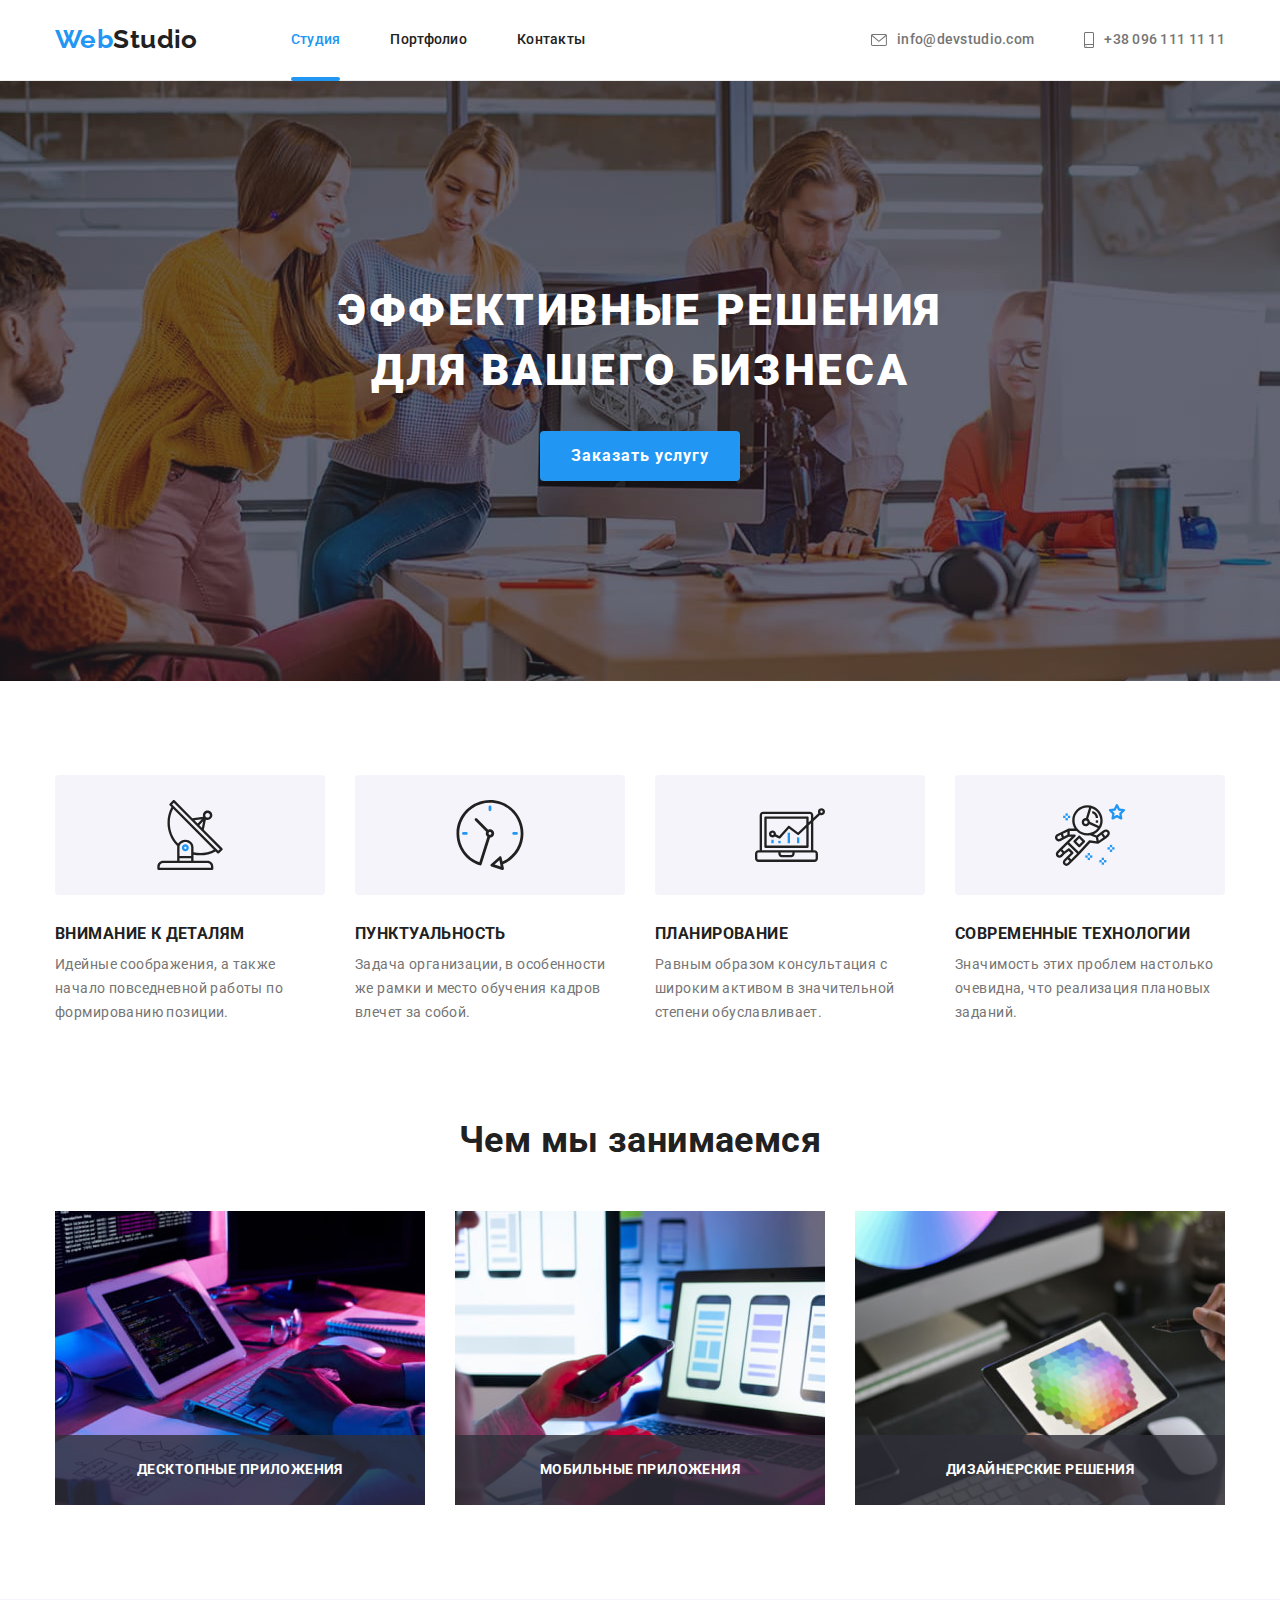
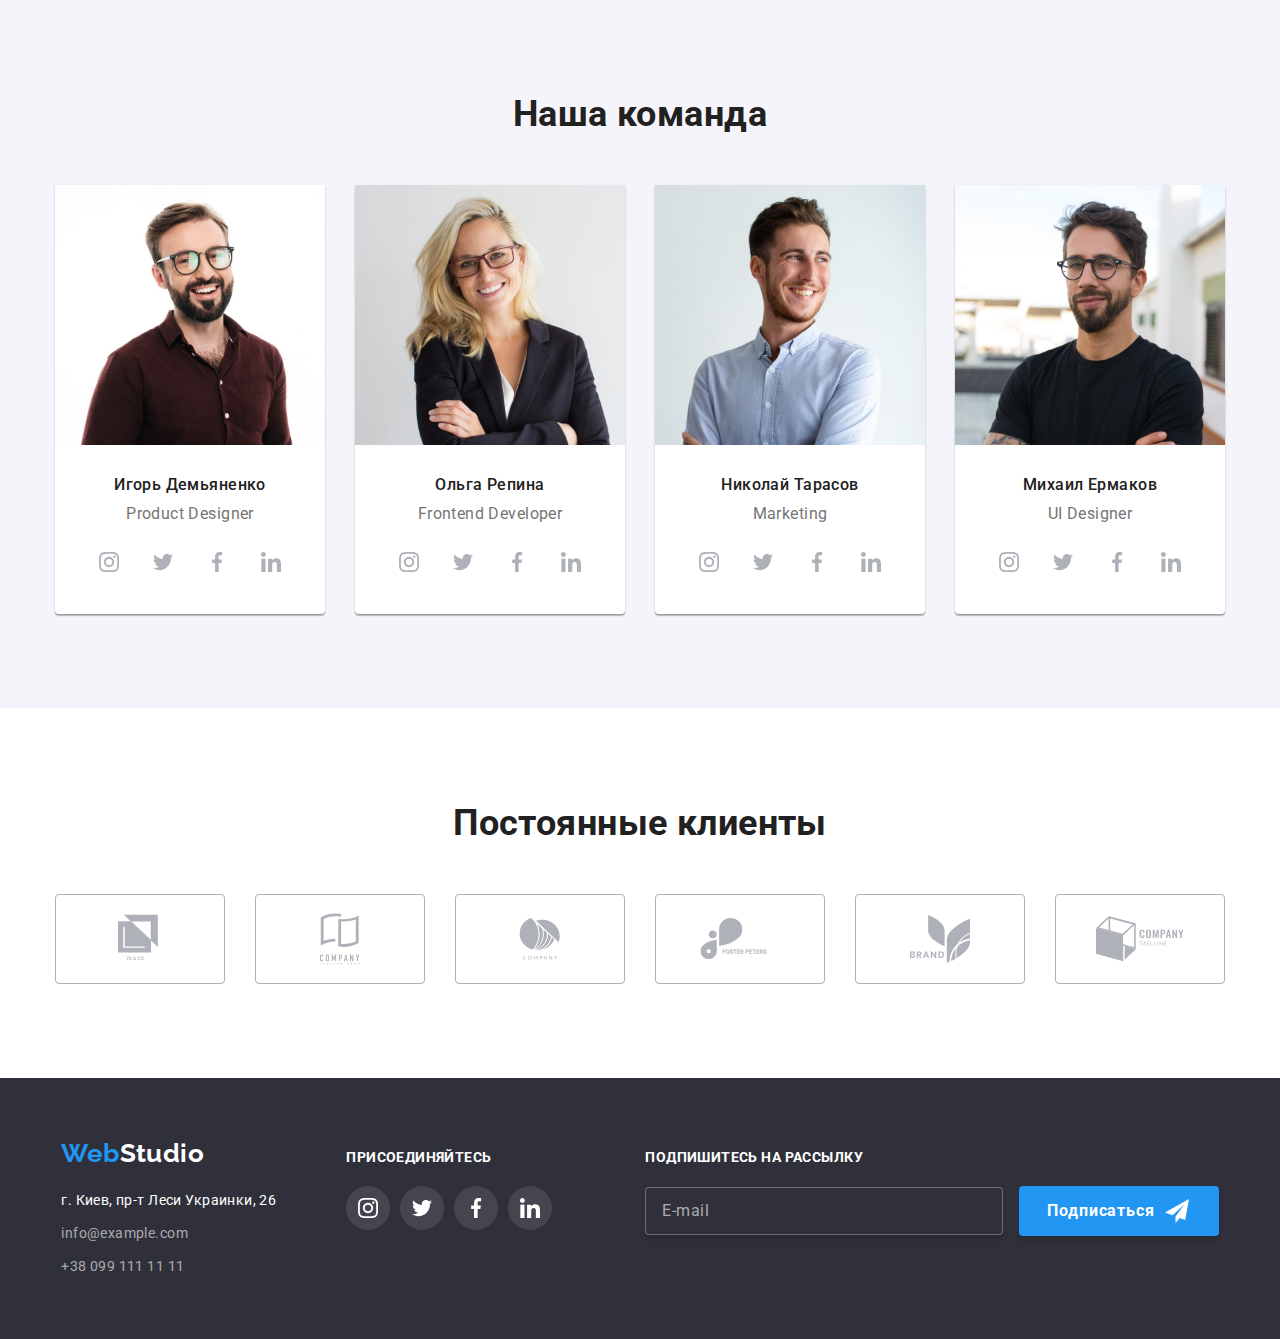
<file: index.html>
<!DOCTYPE html>
<html lang="ru">
  <head>
    <meta charset="UTF-8" />
    <meta http-equiv="X-UA-Compatible" content="IE=edge" />
    <meta name="viewport" content="width=device-width, initial-scale=1.0" />
    <title>Web Studio</title>
    <link
      href="https://fonts.googleapis.com/css2?family=Raleway:wght@700&family=Roboto:wght@400;500;700;900&display=swap"
      rel="stylesheet"
    />
    <link
      rel="stylesheet"
      href="https://cdnjs.cloudflare.com/ajax/libs/modern-normalize/1.0.0/modern-normalize.min.css"
    />
    <link rel="stylesheet" href="./css/main.min.css" />
  </head>

  <body>
    <header class="page-header">
      <div class="container main-nav">
        <nav class="nav">
          <a class="logo" href="./index.html">
            <span class="logo__accent">Web</span>Studio
          </a>
          <ul class="site-nav list">
            <li class="site-nav__item">
              <a
                class="site-nav__link site-nav__link--current"
                href="./index.html"
                >Студия</a
              >
            </li>
            <li class="site-nav__item">
              <a class="site-nav__link" href="./portfolio.html">Портфолио</a>
            </li>
            <li class="site-nav__item">
              <a class="site-nav__link" href="">Контакты</a>
            </li>
          </ul>
        </nav>

        <button class="mobile__button-open" data-menu-button>
          <svg class="mobile__icon-open">
            <use href="./images/icons.svg#icon-menu"></use>
          </svg>
        </button>

        <ul class="contacts list">
          <li class="contacts__item">
            <a class="contacts__link" href="mailto:info@devstudio.com"
              ><svg class="contacts__icon" width="16" height="12">
                <use href="./images/icons.svg#icon-envelope"></use>
              </svg>
              info@devstudio.com</a
            >
          </li>
          <li class="contacts__item">
            <a class="contacts__link" href="tel:+380961111111"
              ><svg class="contacts__icon" width="10" height="16">
                <use href="./images/icons.svg#icon-smartphone"></use>
              </svg>
              +38 096 111 11 11</a
            >
          </li>
        </ul>
      </div>

      <div class="mobile-menu" data-menu>
        <button class="mobile-menu__button-close" data-menu-close>
          <svg class="mobile-menu__icon-close">
            <use href="./images/icons.svg#icon-menu-close"></use>
          </svg>
        </button>

        <ul class="mobile-menu-nav list">
          <li class="mobile-menu-nav__item">
            <a
              href="./index.html"
              class="mobile-menu-nav__link mobile-menu-nav__link--current"
              >Студия</a
            >
          </li>
          <li class="mobile-menu-nav__item">
            <a href="./portfolio.html" class="mobile-menu-nav__link"
              >Портфолио</a
            >
          </li>
          <li class="mobile-menu-nav__item">
            <a href="" class="mobile-menu-nav__link">Контакты</a>
          </li>
        </ul>

        <ul class="mobile-menu-contacts list">
          <li class="mobile-menu-contacts__item">
            <a class="mobile-menu-contacts__tel" href="tel:+380961111111"
              >+38 096 111 11 11</a
            >
          </li>
          <li class="mobile-menu-contacts__item">
            <a
              class="mobile-menu-contacts__email"
              href="mailto:info@devstudio.com"
              >info@devstudio.com</a
            >
          </li>
        </ul>

        <ul class="mobile-menu-social list">
          <li class="mobile-menu-social__item">
            <a href="" class="mobile-menu-social__link">Instagram</a>
          </li>
          <li class="mobile-menu-social__item">
            <a href="" class="mobile-menu-social__link">Twitter</a>
          </li>
          <li class="mobile-menu-social__item">
            <a href="" class="mobile-menu-social__link">Facebook</a>
          </li>
          <li class="mobile-menu-social__item">
            <a href="" class="mobile-menu-social__link">LinkedIn</a>
          </li>
        </ul>
      </div>
    </header>

    <main>
      <section class="hero">
        <div class="hero__container">
          <h1 class="hero__title">Эффективные решения для вашего бизнеса</h1>
          <button class="button button--primary" type="button" data-modal-open>
            Заказать услугу
          </button>
        </div>
      </section>

      <section class="section section--without-bottom-padding">
        <div class="container">
          <h2 class="section__title visually-hidden">Особенности</h2>
          <!--Hidden heading-->
          <ul class="features list">
            <li class="features__item">
              <div class="features__thumb">
                <svg class="features__icon">
                  <use href="./images/icons.svg#icon-antenna"></use>
                </svg>
              </div>
              <h3 class="features__name">Внимание к деталям</h3>
              <p class="features__description">
                Идейные соображения, а также начало повседневной работы по
                формированию позиции.
              </p>
            </li>
            <li class="features__item">
              <div class="features__thumb">
                <svg class="features__icon">
                  <use href="./images/icons.svg#icon-clock"></use>
                </svg>
              </div>
              <h3 class="features__name">Пунктуальность</h3>
              <p class="features__description">
                Задача организации, в особенности же рамки и место обучения
                кадров влечет за собой.
              </p>
            </li>
            <li class="features__item">
              <div class="features__thumb">
                <svg class="features__icon">
                  <use href="./images/icons.svg#icon-diagram"></use>
                </svg>
              </div>
              <h3 class="features__name">Планирование</h3>
              <p class="features__description">
                Равным образом консультация с широким активом в значительной
                степени обуславливает.
              </p>
            </li>
            <li class="features__item">
              <div class="features__thumb">
                <svg class="features__icon">
                  <use href="./images/icons.svg#icon-astronaut"></use>
                </svg>
              </div>
              <h3 class="features__name">Современные технологии</h3>
              <p class="features__description">
                Значимость этих проблем настолько очевидна, что реализация
                плановых заданий.
              </p>
            </li>
          </ul>
        </div>
      </section>

      <section class="section section--desktop-only">
        <div class="container">
          <h2 class="section__title">Чем мы занимаемся</h2>
          <ul class="activities list">
            <li class="activities__item">
              <div class="activities__thumb">
                <img
                  srcset="
                    ./images/activities/desktop-applications-370w.jpg,
                    ./images/activities/desktop-applications-740w.jpg 2x
                  "
                  src="./images/activities/desktop-applications-370w.jpg"
                  alt="Десктопные приложения"
                />
                <h3 class="activities__name">Десктопные приложения</h3>
              </div>
            </li>

            <li class="activities__item">
              <div class="activities__thumb">
                <img
                  srcset="
                    ./images/activities/mobile-applications-370w.jpg,
                    ./images/activities/mobile-applications-740w.jpg 2x
                  "
                  src="./images/activities/mobile-applications-370w.jpg"
                  alt="Мобильные приложения"
                />
                <h3 class="activities__name">Мобильные приложения</h3>
              </div>
            </li>

            <li class="activities__item">
              <div class="activities__thumb">
                <img
                  srcset="
                    ./images/activities/designer-solutions-370w.jpg,
                    ./images/activities/designer-solutions-740w.jpg 2x
                  "
                  src="./images/activities/designer-solutions-370w.jpg"
                  alt="Дизайнерские решения"
                />
                <h3 class="activities__name">Дизайнерские решения</h3>
              </div>
            </li>
          </ul>
        </div>
      </section>

      <section class="section section--theme-dark">
        <div class="container">
          <h2 class="section__title">Наша команда</h2>
          <ul class="team list">
            <li class="team__item">
              <div class="team__thumb">
                <picture>
                  <source
                    srcset="
                      ./images/team/product-designer-450@1x.jpg 1x,
                      ./images/team/product-designer-900@2x.jpg 2x
                    "
                    media="(max-width: 767px)"
                  />
                  <source
                    srcset="
                      ./images/team/product-designer-354@1x.jpg 1x,
                      ./images/team/product-designer-708@2x.jpg 2x
                    "
                    media="(max-width: 1199px)"
                  />
                  <source
                    srcset="
                      ./images/team/product-designer-270@1x.jpg 1x,
                      ./images/team/product-designer-540@2x.jpg 2x
                    "
                    media="(min-width: 1200px)"
                  />
                  <img
                    src="./images/team/product-designer-450@1x.jpg"
                    alt="Игорь Демьяненко, продакт дизайнер."
                  />
                </picture>
              </div>
              <div class="team__content">
                <h3 class="team__name">Игорь Демьяненко</h3>
                <p class="team__description" lang="en">Product Designer</p>
                <ul class="social list">
                  <li class="social__item">
                    <a href="#" class="social__link">
                      <svg class="social__icon">
                        <use href="./images/icons.svg#icon-instagram"></use>
                      </svg>
                    </a>
                  </li>
                  <li class="social__item">
                    <a href="#" class="social__link">
                      <svg class="social__icon">
                        <use href="./images/icons.svg#icon-twitter"></use>
                      </svg>
                    </a>
                  </li>
                  <li class="social__item">
                    <a href="#" class="social__link">
                      <svg class="social__icon">
                        <use href="./images/icons.svg#icon-facebook"></use>
                      </svg>
                    </a>
                  </li>
                  <li class="social__item">
                    <a href="#" class="social__link">
                      <svg class="social__icon">
                        <use href="./images/icons.svg#icon-linkedin"></use>
                      </svg>
                    </a>
                  </li>
                </ul>
              </div>
            </li>

            <li class="team__item">
              <div class="team__thumb">
                <picture>
                  <source
                    srcset="
                      ./images/team/frontend-developer-450@1x.jpg 1x,
                      ./images/team/frontend-developer-900@2x.jpg 2x
                    "
                    media="(max-width: 767px)"
                  />
                  <source
                    srcset="
                      ./images/team/frontend-developer-354@1x.jpg 1x,
                      ./images/team/frontend-developer-708@2x.jpg 2x
                    "
                    media="(max-width: 1199px)"
                  />
                  <source
                    srcset="
                      ./images/team/frontend-developer-270@1x.jpg 1x,
                      ./images/team/frontend-developer-540@2x.jpg 2x
                    "
                    media="(min-width: 1200px)"
                  />
                  <img
                    src="./images/team/frontend-developer-450@1x.jpg"
                    alt="Ольга Репина, фронт-энд разработчик."
                  />
                </picture>
              </div>
              <div class="team__content">
                <h3 class="team__name">Ольга Репина</h3>
                <p class="team__description" lang="en">Frontend Developer</p>
                <ul class="social list">
                  <li class="social__item">
                    <a href="#" class="social__link">
                      <svg class="social__icon">
                        <use href="./images/icons.svg#icon-instagram"></use>
                      </svg>
                    </a>
                  </li>
                  <li class="social__item">
                    <a href="#" class="social__link">
                      <svg class="social__icon">
                        <use href="./images/icons.svg#icon-twitter"></use>
                      </svg>
                    </a>
                  </li>
                  <li class="social__item">
                    <a href="#" class="social__link">
                      <svg class="social__icon">
                        <use href="./images/icons.svg#icon-facebook"></use>
                      </svg>
                    </a>
                  </li>
                  <li class="social__item">
                    <a href="#" class="social__link">
                      <svg class="social__icon">
                        <use href="./images/icons.svg#icon-linkedin"></use>
                      </svg>
                    </a>
                  </li>
                </ul>
              </div>
            </li>

            <li class="team__item">
              <div class="team__thumb">
                <picture>
                  <source
                    srcset="
                      ./images/team/marketing-450@1x.jpg 1x,
                      ./images/team/marketing-900@2x.jpg 2x
                    "
                    media="(max-width: 767px)"
                  />
                  <source
                    srcset="
                      ./images/team/marketing-354@1x.jpg 1x,
                      ./images/team/marketing-708@2x.jpg 2x
                    "
                    media="(max-width: 1199px)"
                  />
                  <source
                    srcset="
                      ./images/team/marketing-270@1x.jpg 1x,
                      ./images/team/marketing-540@2x.jpg 2x
                    "
                    media="(min-width: 1200px)"
                  />
                  <img
                    src="./images/team/marketing-450@1x.jpg"
                    alt="Николай Тарасов, маркетинг."
                  />
                </picture>
              </div>
              <div class="team__content">
                <h3 class="team__name">Николай Тарасов</h3>
                <p class="team__description" lang="en">Marketing</p>
                <ul class="social list">
                  <li class="social__item">
                    <a href="#" class="social__link">
                      <svg class="social__icon">
                        <use href="./images/icons.svg#icon-instagram"></use>
                      </svg>
                    </a>
                  </li>
                  <li class="social__item">
                    <a href="#" class="social__link">
                      <svg class="social__icon">
                        <use href="./images/icons.svg#icon-twitter"></use>
                      </svg>
                    </a>
                  </li>
                  <li class="social__item">
                    <a href="#" class="social__link">
                      <svg class="social__icon">
                        <use href="./images/icons.svg#icon-facebook"></use>
                      </svg>
                    </a>
                  </li>
                  <li class="social__item">
                    <a href="#" class="social__link">
                      <svg class="social__icon">
                        <use href="./images/icons.svg#icon-linkedin"></use>
                      </svg>
                    </a>
                  </li>
                </ul>
              </div>
            </li>

            <li class="team__item">
              <div class="team__thumb">
                <picture>
                  <source
                    srcset="
                      ./images/team/ui-designer-450@1x.jpg 1x,
                      ./images/team/ui-designer-900@2x.jpg 2x
                    "
                    media="(max-width: 767px)"
                  />
                  <source
                    srcset="
                      ./images/team/ui-designer-354@1x.jpg 1x,
                      ./images/team/ui-designer-708@2x.jpg 2x
                    "
                    media="(max-width: 1199px)"
                  />
                  <source
                    srcset="
                      ./images/team/ui-designer-270@1x.jpg 1x,
                      ./images/team/ui-designer-540@2x.jpg 2x
                    "
                    media="(min-width: 1200px)"
                  />
                  <img
                    src="./images/team/ui-designer-450@1x.jpg"
                    alt="Михаил Ермаков, UI дизайнер."
                  />
                </picture>
              </div>
              <div class="team__content">
                <h3 class="team__name">Михаил Ермаков</h3>
                <p class="team__description" lang="en">UI Designer</p>
                <ul class="social list">
                  <li class="social__item">
                    <a href="#" class="social__link">
                      <svg class="social__icon">
                        <use href="./images/icons.svg#icon-instagram"></use>
                      </svg>
                    </a>
                  </li>
                  <li class="social__item">
                    <a href="#" class="social__link">
                      <svg class="social__icon">
                        <use href="./images/icons.svg#icon-twitter"></use>
                      </svg>
                    </a>
                  </li>
                  <li class="social__item">
                    <a href="#" class="social__link">
                      <svg class="social__icon">
                        <use href="./images/icons.svg#icon-facebook"></use>
                      </svg>
                    </a>
                  </li>
                  <li class="social__item">
                    <a href="#" class="social__link">
                      <svg class="social__icon">
                        <use href="./images/icons.svg#icon-linkedin"></use>
                      </svg>
                    </a>
                  </li>
                </ul>
              </div>
            </li>
          </ul>
        </div>
      </section>

      <section class="section">
        <div class="container">
          <h2 class="section__title">Постоянные клиенты</h2>
          <ul class="clients list">
            <li class="clients__item">
              <a href="" class="clients__link">
                <svg class="clients__icon" width="44" height="50">
                  <use href="./images/icons.svg#icon-logo1"></use>
                </svg>
              </a>
            </li>
            <li class="clients__item">
              <a href="" class="clients__link">
                <svg class="clients__icon" width="40" height="52">
                  <use href="./images/icons.svg#icon-logo2"></use>
                </svg>
              </a>
            </li>
            <li class="clients__item">
              <a href="" class="clients__link">
                <svg class="clients__icon" width="42" height="42">
                  <use href="./images/icons.svg#icon-logo3"></use>
                </svg>
              </a>
            </li>
            <li class="clients__item">
              <a href="" class="clients__link">
                <svg class="clients__icon" width="80" height="42">
                  <use href="./images/icons.svg#icon-logo4"></use>
                </svg>
              </a>
            </li>
            <li class="clients__item">
              <a href="" class="clients__link">
                <svg class="clients__icon" width="60" height="48">
                  <use href="./images/icons.svg#icon-logo5"></use>
                </svg>
              </a>
            </li>
            <li class="clients__item">
              <a href="" class="clients__link">
                <svg class="clients__icon" width="88" height="46">
                  <use href="./images/icons.svg#icon-logo6"></use>
                </svg>
              </a>
            </li>
          </ul>
        </div>
      </section>
    </main>

    <footer class="page-footer">
      <div class="container container--page-footer">
        <div class="address-container">
          <a class="logo logo--theme-white logo--footer" href="./index.html">
            <span class="logo__accent">Web</span>Studio</a
          >
          <address class="address">
            <ul class="list">
              <li class="address__item">г. Киев, пр-т Леси Украинки, 26</li>
              <li class="address__item">
                <a class="address__link" href="mailto:info@example.com"
                  >info@example.com</a
                >
              </li>
              <li class="address__item">
                <a class="address__link" href="tel:+380991111111"
                  >+38 099 111 11 11</a
                >
              </li>
            </ul>
          </address>
        </div>

        <div class="socials-container">
          <p class="page-footer__appeal">присоединяйтесь</p>
          <ul class="social list">
            <li class="social__item">
              <a href="#" class="social__link social__link--theme-dark">
                <svg class="social__icon social__icon--theme-dark">
                  <use href="./images/icons.svg#icon-instagram"></use>
                </svg>
              </a>
            </li>
            <li class="social__item">
              <a href="#" class="social__link social__link--theme-dark">
                <svg class="social__icon social__icon--theme-dark">
                  <use href="./images/icons.svg#icon-twitter"></use>
                </svg>
              </a>
            </li>
            <li class="social__item">
              <a href="#" class="social__link social__link--theme-dark">
                <svg class="social__icon social__icon--theme-dark">
                  <use href="./images/icons.svg#icon-facebook"></use>
                </svg>
              </a>
            </li>
            <li class="social__item">
              <a href="#" class="social__link social__link--theme-dark">
                <svg class="social__icon social__icon--theme-dark">
                  <use href="./images/icons.svg#icon-linkedin"></use>
                </svg>
              </a>
            </li>
          </ul>
        </div>

        <div class="subscription-container">
          <p class="page-footer__appeal">Подпишитесь на рассылку</p>
          <form action="#" class="subscription-form js-speaker-form">
            <label class="subscription-form__label">
              <input
                type="email"
                name="email"
                class="subscription-form__input"
                placeholder="E-mail"
            /></label>
            <button
              type="submit"
              class="button button--primary button--with-icon button--centered"
            >
              Подписаться
              <svg class="subscription-form__icon">
                <use href="./images/icons.svg#icon-send"></use>
              </svg>
            </button>
          </form>
        </div>
      </div>
    </footer>

    <!-- Backdrop and Modal window -->

    <div class="backdrop backdrop--hidden" data-modal>
      <div class="modal">
        <form action="#" class="modal-form js-speaker-form">
          <b class="modal-form__title"
            >Оставьте свои данные, мы вам перезвоним</b
          >

          <label class="modal-form__field"
            ><span class="modal-form__label-wrapper">Имя</span>
            <span class="modal-form__input-wrapper">
              <input type="text" name="user-name" class="modal-form__input" />
              <svg class="modal-form__icon">
                <use href="./images/icons.svg#icon-person-black"></use>
              </svg>
            </span>
          </label>

          <label class="modal-form__field"
            ><span class="modal-form__label-wrapper">Телефон</span>
            <span class="modal-form__input-wrapper">
              <input type="tel" name="user-tel" class="modal-form__input" />
              <svg class="modal-form__icon">
                <use href="./images/icons.svg#icon-phone-black"></use>
              </svg>
            </span>
          </label>

          <label class="modal-form__field"
            ><span class="modal-form__label-wrapper">Почта</span>
            <span class="modal-form__input-wrapper">
              <input type="email" name="user-email" class="modal-form__input" />
              <svg class="modal-form__icon">
                <use href="./images/icons.svg#icon-email-black"></use>
              </svg>
            </span>
          </label>

          <label class="modal-form__field"
            ><span class="modal-form__label-wrapper">Комментарий</span>
            <textarea
              name="user-message"
              class="modal-form__message"
              placeholder="Введите текст"
            ></textarea>
          </label>

          <input
            type="checkbox"
            name="user-term"
            id="user-term"
            class="modal-form__term"
          />
          <label for="user-term" class="modal-form__term-desc">
            <span>
              Соглашаюсь с рассылкой и принимаю
              <a href="#" class="modal-form__term-desc--link"
                >Условия договора</a
              ></span
            >
          </label>

          <button type="submit" class="button button--primary button--centered">
            Отправить
          </button>
        </form>

        <button type="button" class="modal__button-close" data-modal-close>
          <svg class="modal__icon-close">
            <use href="./images/icons.svg#icon-close"></use>
          </svg>
        </button>
      </div>
    </div>

    <script src="./js/menu.js"></script>
    <script src="./js/modal.js"></script>

    <script>
      (() => {
        document
          .querySelector('.js-speaker-form')
          .addEventListener('submit', e => {
            e.preventDefault();

            new FormData(e.currentTarget).forEach((value, name) =>
              console.log(`${name}: ${value}`),
            );
          });
      })();
    </script>
  </body>
</html>
</file>
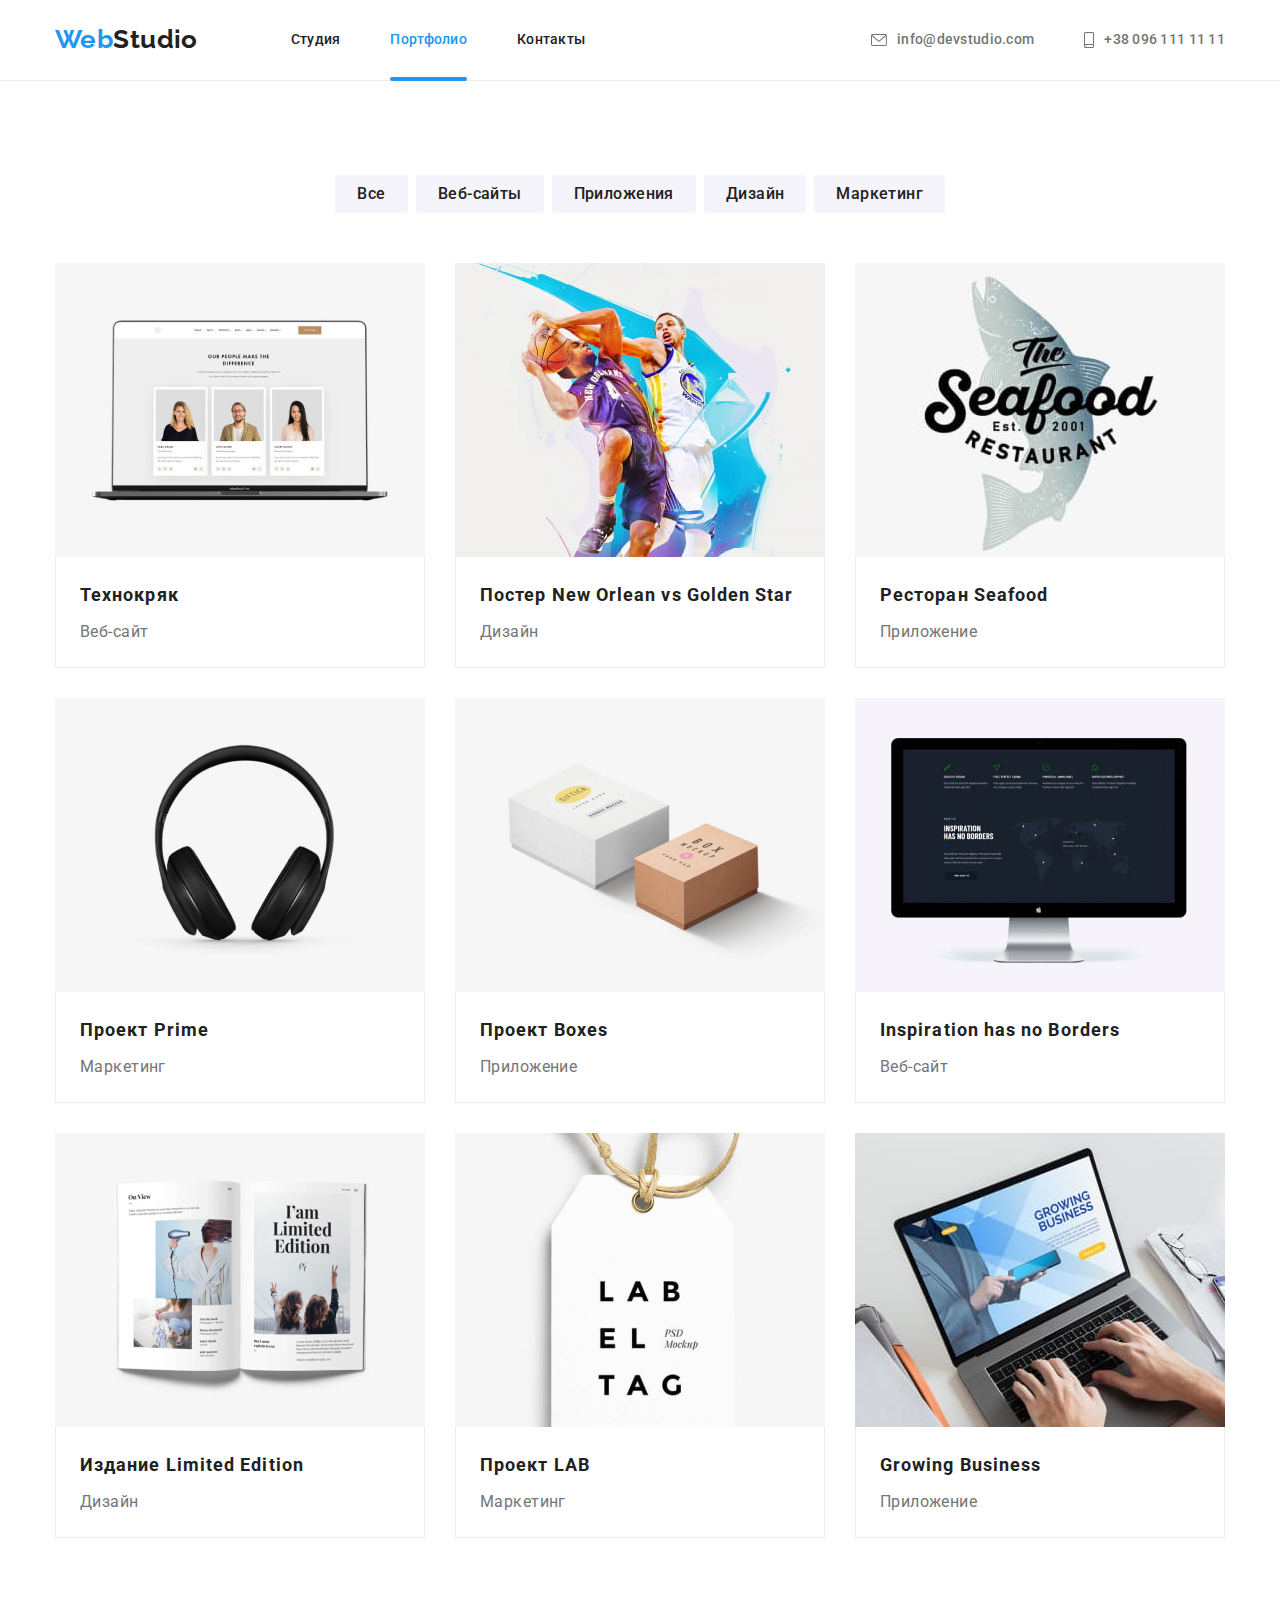
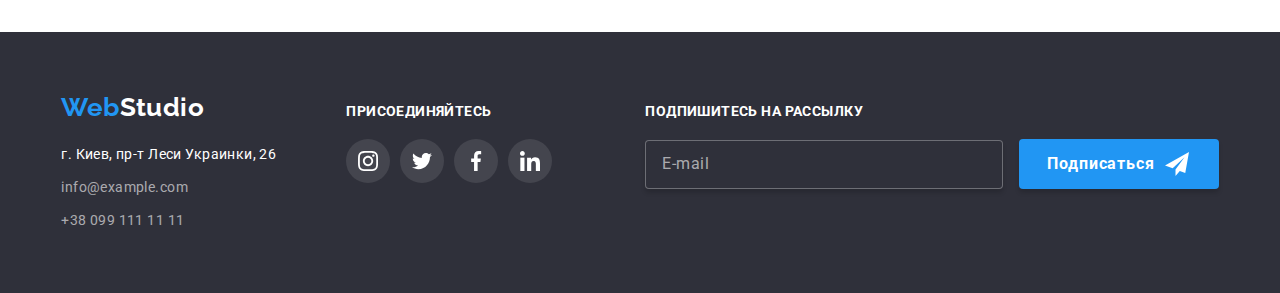
<file: portfolio.html>
<!DOCTYPE html>
<html lang="ru">
  <head>
    <meta charset="UTF-8" />
    <meta http-equiv="X-UA-Compatible" content="IE=edge" />
    <meta name="viewport" content="width=device-width, initial-scale=1.0" />
    <title>Web Studio Portfolio</title>
    <link
      href="https://fonts.googleapis.com/css2?family=Raleway:wght@700&family=Roboto:wght@400;500;700;900&display=swap"
      rel="stylesheet"
    />
    <link
      rel="stylesheet"
      href="https://cdnjs.cloudflare.com/ajax/libs/modern-normalize/1.0.0/modern-normalize.min.css"
    />
    <link rel="stylesheet" href="./css/main.min.css" />
  </head>

  <body>
    <header class="page-header">
      <div class="container main-nav">
        <nav class="nav">
          <a class="logo" href="./index.html">
            <span class="logo__accent">Web</span>Studio
          </a>
          <ul class="site-nav list">
            <li class="site-nav__item">
              <a class="site-nav__link" href="./index.html">Студия</a>
            </li>
            <li class="site-nav__item">
              <a
                class="site-nav__link site-nav__link--current"
                href="./portfolio.html"
                >Портфолио</a
              >
            </li>
            <li class="site-nav__item">
              <a class="site-nav__link" href="">Контакты</a>
            </li>
          </ul>
        </nav>

        <button class="mobile__button-open" data-menu-button>
          <svg class="mobile__icon-open">
            <use href="./images/icons.svg#icon-menu"></use>
          </svg>
        </button>

        <ul class="contacts list">
          <li class="contacts__item">
            <a class="contacts__link" href="mailto:info@devstudio.com"
              ><svg class="contacts__icon" width="16" height="12">
                <use href="./images/icons.svg#icon-envelope"></use>
              </svg>
              info@devstudio.com</a
            >
          </li>
          <li class="contacts__item">
            <a class="contacts__link" href="tel:+380961111111"
              ><svg class="contacts__icon" width="10" height="16">
                <use href="./images/icons.svg#icon-smartphone"></use>
              </svg>
              +38 096 111 11 11</a
            >
          </li>
        </ul>
      </div>

      <div class="mobile-menu" data-menu>
        <button class="mobile-menu__button-close" data-menu-close>
          <svg class="mobile-menu__icon-close">
            <use href="./images/icons.svg#icon-menu-close"></use>
          </svg>
        </button>

        <ul class="mobile-menu-nav list">
          <li class="mobile-menu-nav__item">
            <a href="./index.html" class="mobile-menu-nav__link">Студия</a>
          </li>
          <li class="mobile-menu-nav__item">
            <a
              href="./portfolio.html"
              class="mobile-menu-nav__link mobile-menu-nav__link--current"
              >Портфолио</a
            >
          </li>
          <li class="mobile-menu-nav__item">
            <a href="" class="mobile-menu-nav__link">Контакты</a>
          </li>
        </ul>

        <ul class="mobile-menu-contacts list">
          <li class="mobile-menu-contacts__item">
            <a class="mobile-menu-contacts__tel" href="tel:+380961111111"
              >+38 096 111 11 11</a
            >
          </li>
          <li class="mobile-menu-contacts__item">
            <a
              class="mobile-menu-contacts__email"
              href="mailto:info@devstudio.com"
              >info@devstudio.com</a
            >
          </li>
        </ul>

        <ul class="mobile-menu-social list">
          <li class="mobile-menu-social__item">
            <a href="" class="mobile-menu-social__link">Instagram</a>
          </li>
          <li class="mobile-menu-social__item">
            <a href="" class="mobile-menu-social__link">Twitter</a>
          </li>
          <li class="mobile-menu-social__item">
            <a href="" class="mobile-menu-social__link">Facebook</a>
          </li>
          <li class="mobile-menu-social__item">
            <a href="" class="mobile-menu-social__link">LinkedIn</a>
          </li>
        </ul>
      </div>
    </header>

    <main>
      <section class="section">
        <div class="container">
          <h1 class="section__title visually-hidden">Портфолио</h1>
          <!--Hidden heading-->
          <ul class="filter list">
            <li class="filter__item">
              <button class="button button--secondary" type="button">
                Все
              </button>
            </li>
            <li class="filter__item">
              <button class="button button--secondary" type="button">
                Веб-сайты
              </button>
            </li>
            <li class="filter__item">
              <button class="button button--secondary" type="button">
                Приложения
              </button>
            </li>
            <li class="filter__item">
              <button class="button button--secondary" type="button">
                Дизайн
              </button>
            </li>
            <li class="filter__item">
              <button class="button button--secondary" type="button">
                Маркетинг
              </button>
            </li>
          </ul>

          <ul class="portfolio list">
            <li class="portfolio__item">
              <a class="portfolio__link" href="#">
                <div class="portfolio__thumb">
                  <picture>
                    <source
                      srcset="
                        ./images/portfolio/site-techno-450@1x.jpg 1x,
                        ./images/portfolio/site-techno-900@2x.jpg 2x
                      "
                      media="(max-width: 767px)"
                    />
                    <source
                      srcset="
                        ./images/portfolio/site-techno-354@1x.jpg 1x,
                        ./images/portfolio/site-techno-708@2x.jpg 2x
                      "
                      media="(max-width: 1199px)"
                    />
                    <source
                      srcset="
                        ./images/portfolio/site-techno-370@1x.jpg 1x,
                        ./images/portfolio/site-techno-740@2x.jpg 2x
                      "
                      media="(min-width: 1200px)"
                    />
                    <img
                      src="./images/portfolio/site-techno-450@1x.jpg"
                      alt="Веб-сайт Технокряк"
                    />
                  </picture>

                  <p class="portfolio__overlay">
                    Технокряк это современная площадка распространения
                    коронавируса. Компании используют эту платформу для
                    цифрового шпионажа и атак на защищённые сервера конкурентов.
                  </p>
                </div>
                <div class="portfolio__content">
                  <h2 class="portfolio__name">Технокряк</h2>
                  <p class="portfolio__description">Веб-сайт</p>
                </div>
              </a>
            </li>

            <li class="portfolio__item">
              <a class="portfolio__link" href="#"
                ><div class="portfolio__thumb">
                  <picture>
                    <source
                      srcset="
                        ./images/portfolio/poster-basketball-450@1x.jpg 1x,
                        ./images/portfolio/poster-basketball-900@2x.jpg 2x
                      "
                      media="(max-width: 767px)"
                    />
                    <source
                      srcset="
                        ./images/portfolio/poster-basketball-354@1x.jpg 1x,
                        ./images/portfolio/poster-basketball-708@2x.jpg 2x
                      "
                      media="(max-width: 1199px)"
                    />
                    <source
                      srcset="
                        ./images/portfolio/poster-basketball-370@1x.jpg 1x,
                        ./images/portfolio/poster-basketball-740@2x.jpg 2x
                      "
                      media="(min-width: 1200px)"
                    />
                    <img
                      src="./images/portfolio/poster-basketball-450@1x.jpg"
                      alt="Постер баскетбольная команда Нью Орлеан против Голден Стар"
                    />
                  </picture>

                  <p class="portfolio__overlay">
                    Технокряк это современная площадка распространения
                    коронавируса. Компании используют эту платформу для
                    цифрового шпионажа и атак на защищённые сервера конкурентов.
                  </p>
                </div>
                <div class="portfolio__content">
                  <h2 class="portfolio__name">
                    Постер New Orlean vs Golden Star
                  </h2>
                  <p class="portfolio__description">Дизайн</p>
                </div>
              </a>
            </li>

            <li class="portfolio__item">
              <a class="portfolio__link" href="#">
                <div class="portfolio__thumb">
                  <picture>
                    <source
                      srcset="
                        ./images/portfolio/seafood-restaurant-450@1x.jpg 1x,
                        ./images/portfolio/seafood-restaurant-900@2x.jpg 2x
                      "
                      media="(max-width: 767px)"
                    />
                    <source
                      srcset="
                        ./images/portfolio/seafood-restaurant-354@1x.jpg 1x,
                        ./images/portfolio/seafood-restaurant-708@2x.jpg 2x
                      "
                      media="(max-width: 1199px)"
                    />
                    <source
                      srcset="
                        ./images/portfolio/seafood-restaurant-370@1x.jpg 1x,
                        ./images/portfolio/seafood-restaurant-740@2x.jpg 2x
                      "
                      media="(min-width: 1200px)"
                    />
                    <img
                      src="./images/portfolio/seafood-restaurant-450@1x.jpg"
                      alt="Ресторан морепродуктов"
                    />
                  </picture>

                  <p class="portfolio__overlay">
                    Технокряк это современная площадка распространения
                    коронавируса. Компании используют эту платформу для
                    цифрового шпионажа и атак на защищённые сервера конкурентов.
                  </p>
                </div>
                <div class="portfolio__content">
                  <h2 class="portfolio__name">Ресторан Seafood</h2>
                  <p class="portfolio__description">Приложение</p>
                </div>
              </a>
            </li>

            <li class="portfolio__item">
              <a class="portfolio__link" href="#">
                <div class="portfolio__thumb">
                  <picture>
                    <source
                      srcset="
                        ./images/portfolio/project-prime-450@1x.jpg 1x,
                        ./images/portfolio/project-prime-900@2x.jpg 2x
                      "
                      media="(max-width: 767px)"
                    />
                    <source
                      srcset="
                        ./images/portfolio/project-prime-354@1x.jpg 1x,
                        ./images/portfolio/project-prime-708@2x.jpg 2x
                      "
                      media="(max-width: 1199px)"
                    />
                    <source
                      srcset="
                        ./images/portfolio/project-prime-370@1x.jpg 1x,
                        ./images/portfolio/project-prime-740@2x.jpg 2x
                      "
                      media="(min-width: 1200px)"
                    />
                    <img
                      src="./images/portfolio/project-prime-450@1x.jpg"
                      alt="Проект Прайм"
                    />
                  </picture>

                  <p class="portfolio__overlay">
                    Технокряк это современная площадка распространения
                    коронавируса. Компании используют эту платформу для
                    цифрового шпионажа и атак на защищённые сервера конкурентов.
                  </p>
                </div>
                <div class="portfolio__content">
                  <h2 class="portfolio__name">Проект Prime</h2>
                  <p class="portfolio__description">Маркетинг</p>
                </div>
              </a>
            </li>

            <li class="portfolio__item">
              <a class="portfolio__link" href="#">
                <div class="portfolio__thumb">
                  <picture>
                    <source
                      srcset="
                        ./images/portfolio/project-boxes-450@1x.jpg 1x,
                        ./images/portfolio/project-boxes-900@2x.jpg 2x
                      "
                      media="(max-width: 767px)"
                    />
                    <source
                      srcset="
                        ./images/portfolio/project-boxes-354@1x.jpg 1x,
                        ./images/portfolio/project-boxes-708@2x.jpg 2x
                      "
                      media="(max-width: 1199px)"
                    />
                    <source
                      srcset="
                        ./images/portfolio/project-boxes-370@1x.jpg 1x,
                        ./images/portfolio/project-boxes-740@2x.jpg 2x
                      "
                      media="(min-width: 1200px)"
                    />
                    <img
                      src="./images/portfolio/project-boxes-450@1x.jpg"
                      alt="Проект Коробки"
                    />
                  </picture>

                  <p class="portfolio__overlay">
                    Технокряк это современная площадка распространения
                    коронавируса. Компании используют эту платформу для
                    цифрового шпионажа и атак на защищённые сервера конкурентов.
                  </p>
                </div>
                <div class="portfolio__content">
                  <h2 class="portfolio__name">Проект Boxes</h2>
                  <p class="portfolio__description">Приложение</p>
                </div>
              </a>
            </li>

            <li class="portfolio__item">
              <a class="portfolio__link" href="#">
                <div class="portfolio__thumb">
                  <picture>
                    <source
                      srcset="
                        ./images/portfolio/site-inspiration-450@1x.jpg 1x,
                        ./images/portfolio/site-inspiration-900@2x.jpg 2x
                      "
                      media="(max-width: 767px)"
                    />
                    <source
                      srcset="
                        ./images/portfolio/site-inspiration-354@1x.jpg 1x,
                        ./images/portfolio/site-inspiration-708@2x.jpg 2x
                      "
                      media="(max-width: 1199px)"
                    />
                    <source
                      srcset="
                        ./images/portfolio/site-inspiration-370@1x.jpg 1x,
                        ./images/portfolio/site-inspiration-740@2x.jpg 2x
                      "
                      media="(min-width: 1200px)"
                    />
                    <img
                      src="./images/portfolio/site-inspiration-450@1x.jpg"
                      alt="Веб-сайт Вдохновение не имеет границ"
                    />
                  </picture>

                  <p class="portfolio__overlay">
                    Технокряк это современная площадка распространения
                    коронавируса. Компании используют эту платформу для
                    цифрового шпионажа и атак на защищённые сервера конкурентов.
                  </p>
                </div>
                <div class="portfolio__content">
                  <h2 class="portfolio__name" lang="en">
                    Inspiration has no Borders
                  </h2>
                  <p class="portfolio__description">Веб-сайт</p>
                </div>
              </a>
            </li>

            <li class="portfolio__item">
              <a class="portfolio__link" href="#">
                <div class="portfolio__thumb">
                  <picture>
                    <source
                      srcset="
                        ./images/portfolio/limited-edition-450@1x.jpg 1x,
                        ./images/portfolio/limited-edition-900@2x.jpg 2x
                      "
                      media="(max-width: 767px)"
                    />
                    <source
                      srcset="
                        ./images/portfolio/limited-edition-354@1x.jpg 1x,
                        ./images/portfolio/limited-edition-708@2x.jpg 2x
                      "
                      media="(max-width: 1199px)"
                    />
                    <source
                      srcset="
                        ./images/portfolio/limited-edition-370@1x.jpg 1x,
                        ./images/portfolio/limited-edition-740@2x.jpg 2x
                      "
                      media="(min-width: 1200px)"
                    />
                    <img
                      src="./images/portfolio/limited-edition-450@1x.jpg"
                      alt="Издание Лимитед Эдишн"
                    />
                  </picture>

                  <p class="portfolio__overlay">
                    Технокряк это современная площадка распространения
                    коронавируса. Компании используют эту платформу для
                    цифрового шпионажа и атак на защищённые сервера конкурентов.
                  </p>
                </div>
                <div class="portfolio__content">
                  <h2 class="portfolio__name" lang="en">
                    Издание Limited Edition
                  </h2>
                  <p class="portfolio__description">Дизайн</p>
                </div>
              </a>
            </li>

            <li class="portfolio__item">
              <a class="portfolio__link" href="#">
                <div class="portfolio__thumb">
                  <picture>
                    <source
                      srcset="
                        ./images/portfolio/project-lab-450@1x.jpg 1x,
                        ./images/portfolio/project-lab-900@2x.jpg 2x
                      "
                      media="(max-width: 767px)"
                    />
                    <source
                      srcset="
                        ./images/portfolio/project-lab-354@1x.jpg 1x,
                        ./images/portfolio/project-lab-708@2x.jpg 2x
                      "
                      media="(max-width: 1199px)"
                    />
                    <source
                      srcset="
                        ./images/portfolio/project-lab-370@1x.jpg 1x,
                        ./images/portfolio/project-lab-740@2x.jpg 2x
                      "
                      media="(min-width: 1200px)"
                    />
                    <img
                      src="./images/portfolio/project-lab-450@1x.jpg"
                      alt="Проект Лаб"
                    />
                  </picture>

                  <p class="portfolio__overlay">
                    Технокряк это современная площадка распространения
                    коронавируса. Компании используют эту платформу для
                    цифрового шпионажа и атак на защищённые сервера конкурентов.
                  </p>
                </div>
                <div class="portfolio__content">
                  <h2 class="portfolio__name">Проект LAB</h2>
                  <p class="portfolio__description">Маркетинг</p>
                </div>
              </a>
            </li>

            <li class="portfolio__item">
              <a class="portfolio__link" href="#">
                <div class="portfolio__thumb">
                  <picture>
                    <source
                      srcset="
                        ./images/portfolio/growing-business-450@1x.jpg 1x,
                        ./images/portfolio/growing-business-900@2x.jpg 2x
                      "
                      media="(max-width: 767px)"
                    />
                    <source
                      srcset="
                        ./images/portfolio/growing-business-354@1x.jpg 1x,
                        ./images/portfolio/growing-business-708@2x.jpg 2x
                      "
                      media="(max-width: 1199px)"
                    />
                    <source
                      srcset="
                        ./images/portfolio/growing-business-370@1x.jpg 1x,
                        ./images/portfolio/growing-business-740@2x.jpg 2x
                      "
                      media="(min-width: 1200px)"
                    />
                    <img
                      src="./images/portfolio/growing-business-450@1x.jpg"
                      alt="Приложение Растущий бизнес"
                    />
                  </picture>

                  <p class="portfolio__overlay">
                    Технокряк это современная площадка распространения
                    коронавируса. Компании используют эту платформу для
                    цифрового шпионажа и атак на защищённые сервера конкурентов.
                  </p>
                </div>
                <div class="portfolio__content">
                  <h2 class="portfolio__name" lang="en">Growing Business</h2>
                  <p class="portfolio__description">Приложение</p>
                </div>
              </a>
            </li>
          </ul>
        </div>
      </section>
    </main>

    <footer class="page-footer">
      <div class="container container--page-footer">
        <div class="address-container">
          <a class="logo logo--theme-white logo--footer" href="./index.html">
            <span class="logo__accent">Web</span>Studio</a
          >
          <address class="address">
            <ul class="list">
              <li class="address__item">г. Киев, пр-т Леси Украинки, 26</li>
              <li class="address__item">
                <a class="address__link" href="mailto:info@example.com"
                  >info@example.com</a
                >
              </li>
              <li class="address__item">
                <a class="address__link" href="tel:+380991111111"
                  >+38 099 111 11 11</a
                >
              </li>
            </ul>
          </address>
        </div>

        <div class="socials-container">
          <p class="page-footer__appeal">присоединяйтесь</p>
          <ul class="social list">
            <li class="social__item">
              <a href="#" class="social__link social__link--theme-dark">
                <svg class="social__icon social__icon--theme-dark">
                  <use href="./images/icons.svg#icon-instagram"></use>
                </svg>
              </a>
            </li>
            <li class="social__item">
              <a href="#" class="social__link social__link--theme-dark">
                <svg class="social__icon social__icon--theme-dark">
                  <use href="./images/icons.svg#icon-twitter"></use>
                </svg>
              </a>
            </li>
            <li class="social__item">
              <a href="#" class="social__link social__link--theme-dark">
                <svg class="social__icon social__icon--theme-dark">
                  <use href="./images/icons.svg#icon-facebook"></use>
                </svg>
              </a>
            </li>
            <li class="social__item">
              <a href="#" class="social__link social__link--theme-dark">
                <svg class="social__icon social__icon--theme-dark">
                  <use href="./images/icons.svg#icon-linkedin"></use>
                </svg>
              </a>
            </li>
          </ul>
        </div>

        <div class="subscription-container">
          <p class="page-footer__appeal">Подпишитесь на рассылку</p>
          <form action="#" class="subscription-form js-speaker-form">
            <label class="subscription-form__label">
              <input
                type="email"
                name="email"
                class="subscription-form__input"
                placeholder="E-mail"
            /></label>
            <button
              type="submit"
              class="button button--primary button--with-icon button--centered"
            >
              Подписаться
              <svg class="subscription-form__icon">
                <use href="./images/icons.svg#icon-send"></use>
              </svg>
            </button>
          </form>
        </div>
      </div>
    </footer>

    <script src="./js/menu.js"></script>
  </body>
</html>
</file>
<file: css/main.min.css>
:root{--main-font: Roboto, -apple-system, BlinkMacSystemFont, 'Segoe UI', Oxygen,
    Ubuntu, Cantarell, 'Open Sans', 'Helvetica Neue', sans-serif;--secondary-font: raleway, Roboto, -apple-system, BlinkMacSystemFont,
    'Segoe UI', Oxygen, Ubuntu, Cantarell, 'Open Sans', 'Helvetica Neue',
    sans-serif;--primary-text-color: #757575;--title-text-color: #212121;--accent-color: #2196f3;--primary-white-color: #ffffff;--secondary-white-color: rgba(255, 255, 255, 0.6);--secondary-bg-color: #f5f4fa;--secondary-black-color: #2f303a;--header-border-color: #ececec;--inner-border-color: #eeeeee;--card-set-gap: 30px;--card-shadow: 0px 1px 3px rgba(0, 0, 0, 0.12),
    0px 1px 1px rgba(0, 0, 0, 0.14), 0px 2px 1px rgba(0, 0, 0, 0.2);--transition-time: 250ms;--timing-function: cubic-bezier(0.4, 0, 0.2, 1)}.visually-hidden:not(:focus):not(:active){position:absolute !important;clip:rect(1px 1px 1px 1px);clip:rect(1px, 1px, 1px, 1px);padding:0 !important;border:0 !important;height:1px !important;width:1px !important;overflow:hidden}body{font-family:var(--main-font);font-size:14px;line-height:1.71;letter-spacing:0.03em;color:var(--primary-text-color);background-color:var(--primary-white-color)}p{margin-top:0;margin-bottom:0}ul,ol{margin:0;padding:0}img{display:block;max-width:100%;height:auto}.list{list-style:none}body.modal-open{overflow:hidden}.container{padding-left:15px;padding-right:15px;margin-left:auto;margin-right:auto}@media screen and (min-width: 480px){.container{width:480px}}@media screen and (min-width: 768px){.container{width:768px}}@media screen and (min-width: 1200px){.container{width:1200px}}.section{padding-top:60px;padding-bottom:60px}@media screen and (min-width: 1200px){.section{padding-top:94px;padding-bottom:94px}.section--without-bottom-padding{padding-bottom:0}}.section--theme-dark{background-color:var(--secondary-bg-color)}.section__title{margin-top:0px;margin-bottom:30px;font-size:28px;line-height:1.17;color:var(--title-text-color);text-align:center}@media screen and (min-width: 1200px){.section__title{margin-bottom:50px;font-size:36px}}.logo{display:inline-block;padding-top:16px;padding-bottom:16px;font-family:var(--secondary-font);font-weight:700;font-size:24px;line-height:1.17;color:var(--title-text-color);text-decoration:none}@media screen and (min-width: 1200px){.logo{font-size:26px;line-height:1.2}}.logo--theme-white{color:var(--primary-white-color)}.logo--footer{display:inline-block;margin-bottom:20px;padding-top:0;padding-bottom:0}.logo__accent{color:var(--accent-color)}.button{font-family:inherit;font-size:16px;letter-spacing:inherit;color:var(--title-text-color);background-color:var(--secondary-bg-color);border-radius:4px;border:none;cursor:pointer;transition:color var(--transition-time) var(--timing-function),background-color var(--transition-time) var(--timing-function),box-shadow var(--transition-time) var(--timing-function)}.button--primary{padding:10px 28px;min-width:200px;font-weight:700;line-height:1.87;letter-spacing:0.06em;color:var(--primary-white-color);box-shadow:0px 4px 4px rgba(0,0,0,0.15);background-color:var(--accent-color)}.button--with-icon{display:inline-flex;align-items:center}.button--centered{align-self:center}.button--secondary{padding:6px 22px;min-width:73px;font-weight:500;line-height:1.62}.button--secondary:hover,.button--secondary:focus{color:var(--primary-white-color);background-color:var(--accent-color);box-shadow:0px 3px 1px rgba(0,0,0,0.1),0px 1px 2px rgba(0,0,0,0.08),0px 2px 2px rgba(0,0,0,0.12)}.social{display:flex;justify-content:center}.social__item:not(:last-child){margin-right:10px}.social__link{display:flex;justify-content:center;align-items:center;width:44px;height:44px;border-radius:50%;background-color:var(--primary-white-color);transition:background-color var(--transition-time) var(--timing-function)}.social__link:hover,.social__link:focus{background-color:var(--accent-color)}.social__icon{width:20px;height:20px;fill:#afb1b8;transition:fill var(--transition-time) var(--timing-function)}.social__link:hover .social__icon,.social__link:focus .social__icon{fill:var(--primary-white-color)}.social__link--theme-dark{background-color:rgba(255,255,255,0.1);transition:background-color var(--transition-time) var(--timing-function)}.social__link--theme-dark:hover,.social__link--theme-dark:focus{background-color:var(--accent-color)}.social__icon--theme-dark{fill:var(--primary-white-color)}.backdrop{position:fixed;top:0;left:0;width:100vw;height:100vh;background-color:rgba(0,0,0,0.2);opacity:1;transition:all var(--transition-time) var(--timing-function)}.backdrop--hidden{visibility:hidden;opacity:0;pointer-events:none}.backdrop--hidden .modal{transform:translate(-50%, -50%) scale(1.1)}.modal{position:absolute;top:50%;left:50%;width:94%;max-width:450px;height:94%;max-height:609px;padding:40px;overflow-y:scroll;border-radius:4px;background-color:var(--primary-white-color);box-shadow:0px 1px 3px rgba(0,0,0,0.12),0px 1px 1px rgba(0,0,0,0.14),0px 2px 1px rgba(0,0,0,0.2);transform:translate(-50%, -50%) scale(1);transition:transform var(--transition-time) var(--timing-function)}@media screen and (min-width: 1200px){.modal{max-width:528px;max-height:580px}}.modal__button-close{position:absolute;top:8px;right:8px;display:flex;justify-content:center;align-items:center;width:30px;height:30px;border:1px solid rgba(0,0,0,0.1);border-radius:50%;background-color:var(--primary-white-color);cursor:pointer}.modal__icon-close{fill:currentColor;transition:fill var(--transition-time) var(--timing-function)}.modal__button-close:hover .modal__icon-close,.modal__button-close:focus .modal__icon-close{width:18px;height:18px;fill:var(--accent-color)}.modal-form{display:flex;flex-direction:column}.modal-form__title{margin-bottom:12px;display:block;font-size:20px;line-height:1.5;text-align:center;color:var(--title-text-color)}@media screen and (min-width: 1200px){.modal-form__title{line-height:1.15}}.modal-form__field{margin-bottom:10px;font-size:12px;line-height:1.17;letter-spacing:0.01em}.modal-form__label-wrapper{display:inline-block;margin-bottom:4px}.modal-form__input-wrapper{display:block;position:relative}.modal-form__input{width:100%;height:40px;padding:12px 15px 12px 42px;border:1px solid rgba(33,33,33,0.2);border-radius:4px;font-size:16px;transition:border-color var(--transition-time) var(--timing-function)}.modal-form__input:focus{outline:none;border-color:var(--accent-color)}.modal-form__icon{position:absolute;top:50%;left:12px;transform:translateY(-50%);display:block;width:18px;height:18px;transition:fill var(--transition-time) var(--timing-function)}.modal-form__input:focus+.modal-form__icon{fill:var(--accent-color)}.modal-form__message{resize:none;width:100%;height:120px;padding:12px 16px;border:1px solid rgba(33,33,33,0.2);border-radius:4px;transition:border-color var(--transition-time) var(--timing-function)}.modal-form__message::placeholder{color:rgba(117,117,117,0.5)}.modal-form__message:focus{outline:none;border-color:var(--accent-color)}.modal-form__term{-webkit-appearance:none;-moz-appearance:none;appearance:none;position:absolute}.modal-form__term-desc{display:flex;align-items:center;margin-top:10px;margin-bottom:30px;cursor:pointer}.modal-form__term-desc--link{color:var(--accent-color)}@media screen and (max-width: 1199px){.modal-form__term-desc{font-size:12px;line-height:1.17}}.modal-form__term-desc::before{display:block;content:'';width:16px;height:15px;margin-right:7px;background-image:url("../images/icon-square-black.svg");flex-shrink:0;transition:background-image var(--transition-time) var(--timing-function)}.modal-form__term:checked+.modal-form__term-desc::before{background-image:url("../images/icon-check.svg")}.filter{display:flex;flex-wrap:wrap;justify-content:left;margin-bottom:40px}@media screen and (min-width: 768px){.filter{justify-content:center;margin-bottom:14px}}@media screen and (min-width: 1200px){.filter{margin-bottom:50px}}.filter__item:not(:last-child){margin-right:8px}@media screen and (max-width: 767px){.filter__item:nth-child(-n+3){margin-bottom:15px}}.page-header{border-bottom:1px solid var(--header-border-color)}@media screen and (max-width: 767px){.main-nav{display:flex;align-items:center}.site-nav{display:none}.contacts{display:none}.mobile__button-open{padding:0;margin-left:auto;border:none;background-color:transparent}.mobile__icon-open{width:40px;height:40px;fill:currentColor;transition:fill var(--transition-time) var(--timing-function)}.mobile__button-open:hover .mobile__icon-open,.mobile__button-open:focus .mobile__icon-open{fill:var(--accent-color)}.mobile-menu{position:fixed;z-index:1000;width:100vw;max-width:480px;height:100vh;top:50%;left:50%;transform:translate(-50%, -50%);overflow-y:scroll;background-color:var(--primary-white-color);padding:48px 40px;transition:all var(--transition-time) var(--timing-function);opacity:0;visibility:hidden;pointer-events:none}.mobile-menu--is-open{opacity:1;visibility:visible;pointer-events:auto}.mobile-menu__button-close{position:absolute;top:10px;right:15px;padding:0;border:none;background-color:transparent}.mobile-menu__icon-close{width:40px;height:40px;fill:currentColor;transition:fill var(--transition-time) var(--timing-function)}.mobile-menu__button-close:hover .mobile-menu__icon-close,.mobile-menu__button-close:focus .mobile-menu__icon-close{fill:var(--accent-color)}.mobile-menu-nav{margin-bottom:306px}.mobile-menu-nav__item:not(:last-child){margin-bottom:32px}.mobile-menu-nav__link{display:inline-block;font-weight:500;font-size:40px;line-height:1.17;letter-spacing:0.02em;color:var(--title-text-color);text-decoration:none}.mobile-menu-nav__link--current{color:var(--accent-color)}.mobile-menu-contacts{margin-bottom:64px}.mobile-menu-contacts__item:not(:last-child){margin-bottom:32px}.mobile-menu-contacts__tel{text-decoration:none;font-weight:500;font-size:34px;line-height:1.18;letter-spacing:0.02em;color:var(--accent-color)}.mobile-menu-contacts__email{text-decoration:none;font-weight:500;font-size:24px;line-height:1.17;letter-spacing:0.02em;color:var(--primary-text-color)}.mobile-menu-social{display:flex;flex-wrap:wrap;justify-content:space-between}.mobile-menu-social__item:not(:last-child){padding-right:10px;border-right:1px solid rgba(33,33,33,0.2)}.mobile-menu-social__link{text-decoration:none;font-weight:500;font-size:18px;line-height:1.22;letter-spacing:0.02em;color:var(--accent-color)}}@media screen and (min-width: 768px) and (max-width: 1199px){.site-nav{margin-left:88px}.contacts{display:flex;flex-direction:column;margin-left:auto}.contacts__item:not(:last-child){margin-bottom:10px}}@media screen and (min-width: 1200px){.contacts{display:flex;margin-left:auto}.contacts__item+.contacts__item{margin-left:50px}}@media screen and (min-width: 768px){.mobile__button-open{display:none}.mobile-menu{display:none}.main-nav{display:flex;align-items:center}.nav{display:flex;align-items:center}.site-nav{display:flex}.site-nav__item:not(:last-child){margin-right:50px}}@media screen and (min-width: 768px) and (min-width: 1200px){.site-nav{margin-left:93px}}@media screen and (min-width: 768px){.site-nav__link{display:block;padding-top:32px;padding-bottom:32px;font-weight:500;line-height:1.14;letter-spacing:0.02em;color:var(--title-text-color);text-decoration:none;transition:color var(--transition-time) var(--timing-function)}.site-nav__link:hover,.site-nav__link:focus{color:var(--accent-color)}.site-nav__link--current{position:relative;color:var(--accent-color)}.site-nav__link--current::after{position:absolute;bottom:-1px;left:0;content:'';display:block;width:100%;height:4px;border-radius:2px;background-color:var(--accent-color)}.contacts__link{display:flex;align-items:center;font-weight:500;line-height:1.14;letter-spacing:0.02em;color:var(--primary-text-color);text-decoration:none;transition:color var(--transition-time) var(--timing-function)}.contacts__link:hover,.contacts__link:focus{color:var(--accent-color)}.contacts__icon{margin-right:10px;fill:currentColor;transition:fill var(--transition-time) var(--timing-function)}.contacts__link:hover .contacts__icon,.contacts__link:focus .contacts__icon{fill:var(--accent-color)}}.hero{text-align:center;max-width:480px;margin-left:auto;margin-right:auto;background-color:var(--secondary-black-color);background-position:center;background-repeat:no-repeat;background-size:cover;background-image:linear-gradient(rgba(47,48,58,0.4), rgba(47,48,58,0.4)),url("../images/hero/hero-480@1x.jpg")}@media screen and (min-device-pixel-ratio: 2), screen and (min-resolution: 192dpi), screen and (min-resolution: 2dppx){.hero{background-image:linear-gradient(rgba(47,48,58,0.4), rgba(47,48,58,0.4)),url("../images/hero/hero-960@2x.jpg")}}@media screen and (min-width: 768px){.hero{max-width:768px;background-image:linear-gradient(rgba(47,48,58,0.4), rgba(47,48,58,0.4)),url("../images/hero/hero-768@1x.jpg")}}@media screen and (min-width: 768px) and (min-device-pixel-ratio: 2), screen and (min-width: 768px) and (min-resolution: 192dpi), screen and (min-width: 768px) and (min-resolution: 2dppx){.hero{background-image:linear-gradient(to right, rgba(47,48,58,0.4), rgba(47,48,58,0.4)),url("../images/hero/hero-1536@2x.jpg")}}@media screen and (min-width: 1200px){.hero{max-width:1600px;background-image:linear-gradient(rgba(47,48,58,0.4), rgba(47,48,58,0.4)),url("../images/hero/hero-1600@1x.jpg")}}@media screen and (min-width: 1200px) and (min-device-pixel-ratio: 2), screen and (min-width: 1200px) and (min-resolution: 192dpi), screen and (min-width: 1200px) and (min-resolution: 2dppx){.hero{background-image:linear-gradient(to right, rgba(47,48,58,0.4), rgba(47,48,58,0.4)),url("../images/hero/hero-3200@2x.jpg")}}.hero__container{max-width:360px;padding-top:118px;padding-bottom:118px;margin-left:auto;margin-right:auto}@media screen and (min-width: 1200px){.hero__container{padding-top:200px;padding-bottom:200px;max-width:700px}}.hero__title{margin-top:0px;margin-bottom:30px;font-weight:900;font-size:26px;line-height:1.61;letter-spacing:0.06em;text-transform:uppercase;color:var(--primary-white-color)}@media screen and (min-width: 1200px){.hero__title{font-size:44px;line-height:1.36}}@media screen and (min-width: 768px){.features{display:flex;flex-wrap:wrap;margin-top:calc(var(--card-set-gap) * -1);margin-left:calc(var(--card-set-gap) * -1)}}@media screen and (min-width: 768px){.features__item{flex-basis:calc(100% / 2 - var(--card-set-gap));margin-left:var(--card-set-gap);margin-top:var(--card-set-gap)}}@media screen and (min-width: 1200px){.features__item{flex-basis:calc(100% / 4 - var(--card-set-gap));margin-left:var(--card-set-gap);margin-top:var(--card-set-gap)}}@media screen and (max-width: 767px){.features__item:not(:last-child){margin-bottom:30px}}.features__thumb{display:flex;justify-content:center;align-items:center;height:120px;margin-bottom:30px;border-radius:4px;background-color:var(--secondary-bg-color)}.features__icon{width:70px;height:70px}.features__name{margin-top:0px;margin-bottom:10px;line-height:1.14;color:var(--title-text-color);text-transform:uppercase}@media screen and (max-width: 1199px){.section--desktop-only{display:none}}.activities{display:flex;flex-wrap:wrap;margin-top:calc(var(--card-set-gap) * -1);margin-left:calc(var(--card-set-gap) * -1)}.activities__item{flex-basis:calc(100% / 3 - var(--card-set-gap));margin-left:var(--card-set-gap);margin-top:var(--card-set-gap)}.activities__thumb{position:relative}.activities__name{position:absolute;left:0;bottom:0;width:100%;margin-top:0;margin-bottom:0;padding-top:27px;padding-bottom:27px;font-size:inherit;line-height:1.14;text-align:center;text-transform:uppercase;color:var(--primary-white-color);background-color:rgba(47,48,58,0.8)}@media screen and (min-width: 768px){.team{display:flex;flex-wrap:wrap;margin-top:calc(var(--card-set-gap) * -1);margin-left:calc(var(--card-set-gap) * -1)}}.team__item{border-radius:0px 0px 4px 4px;background-color:var(--primary-white-color);box-shadow:var(--card-shadow)}@media screen and (min-width: 768px){.team__item{flex-basis:calc(100% / 2 - var(--card-set-gap));margin-left:var(--card-set-gap);margin-top:var(--card-set-gap)}}@media screen and (min-width: 1200px){.team__item{flex-basis:calc(100% / 4 - var(--card-set-gap));margin-left:var(--card-set-gap);margin-top:var(--card-set-gap)}}@media screen and (max-width: 767px){.team__item:not(:last-child){margin-bottom:30px}}.team__content{display:flex;flex-direction:column;align-items:center;padding-top:30px;padding-bottom:24px}@media screen and (min-width: 1200px){.team__content{padding-bottom:30px}}.team__name{margin-top:0;margin-bottom:10px;font-weight:500;font-size:16px;line-height:1.2;color:var(--title-text-color);text-align:center}.team__description{margin-bottom:16px;font-size:16px;line-height:1.2;text-align:center}.clients{display:flex;flex-wrap:wrap;margin-top:calc(var(--card-set-gap) * -1);margin-left:calc(var(--card-set-gap) * -1)}.clients__item{flex-basis:calc(100% / 2 - var(--card-set-gap));margin-left:var(--card-set-gap);margin-top:var(--card-set-gap)}@media screen and (min-width: 768px){.clients__item{flex-basis:calc(100% / 3 - var(--card-set-gap));margin-left:var(--card-set-gap);margin-top:var(--card-set-gap)}}@media screen and (min-width: 1200px){.clients__item{flex-basis:calc(100% / 6 - var(--card-set-gap));margin-left:var(--card-set-gap);margin-top:var(--card-set-gap)}}.clients__link{display:flex;justify-content:center;align-items:center;height:90px;border:1px solid #afb1b8;border-radius:4px;transition:border-color var(--transition-time) var(--timing-function)}.clients__link:hover,.clients__link:focus{border-color:var(--accent-color)}.clients__icon{fill:#afb1b8;transition:fill var(--transition-time) var(--timing-function)}.clients__link:hover .clients__icon,.clients__link:focus .clients__icon{fill:var(--accent-color)}@media screen and (min-width: 768px){.portfolio{display:flex;flex-wrap:wrap;margin-top:calc(var(--card-set-gap) * -1);margin-left:calc(var(--card-set-gap) * -1)}}@media screen and (min-width: 768px){.portfolio__item{flex-basis:calc(100% / 2 - var(--card-set-gap));margin-left:var(--card-set-gap);margin-top:var(--card-set-gap)}}@media screen and (min-width: 1200px){.portfolio__item{flex-basis:calc(100% / 3 - var(--card-set-gap));margin-left:var(--card-set-gap);margin-top:var(--card-set-gap)}}@media screen and (max-width: 767px){.portfolio__item:not(:last-child){margin-bottom:30px}}@media screen and (min-width: 768px) and (max-width: 1199px){.portfolio__item:nth-child(-n+2) .portfolio__content{height:146px}}.portfolio__link{display:block;text-decoration:none;transition:box-shadow var(--transition-time) var(--timing-function)}.portfolio__link:hover,.portfolio__link:focus{box-shadow:0px 1px 1px rgba(0,0,0,0.12),0px 4px 4px rgba(0,0,0,0.06),1px 4px 6px rgba(0,0,0,0.16)}.portfolio__thumb{position:relative;overflow:hidden}.portfolio__overlay{position:absolute;bottom:0;left:0;width:100%;height:100%;padding:49px 24px;font-size:18px;line-height:1.56;color:var(--primary-white-color);background-color:rgba(33,150,243,0.9);transform:translatey(100%);transition:transform var(--transition-time) var(--timing-function)}.portfolio__link:hover .portfolio__overlay,.portfolio__link:focus .portfolio__overlay{transform:translatey(0)}.portfolio__content{padding:20px 24px;border-right:1px solid var(--inner-border-color);border-bottom:1px solid var(--inner-border-color);border-left:1px solid var(--inner-border-color)}.portfolio__name{margin-top:0;margin-bottom:4px;font-size:18px;line-height:2;letter-spacing:0.06em;color:var(--title-text-color)}.portfolio__description{font-size:16px;line-height:1.87;color:var(--primary-text-color)}.page-footer{padding-top:60px;padding-bottom:60px;color:var(--primary-white-color);background-color:var(--secondary-black-color);text-align:center}@media screen and (min-width: 1200px){.page-footer{text-align:left}}@media screen and (min-width: 768px){.container--page-footer{display:flex;flex-direction:row;flex-wrap:wrap;justify-content:center;align-items:baseline}}.address-container{margin-bottom:60px}@media screen and (min-width: 768px){.address-container{margin-right:165px}}@media screen and (min-width: 1200px){.address-container{margin-right:70px;margin-bottom:0}}.address{font-style:normal}.address__item:not(:last-child){margin-bottom:8px}@media screen and (min-width: 1200px){.address__item:not(:last-child){margin-bottom:9px}}.address__link{color:var(--secondary-white-color);text-decoration:none;transition:color var(--transition-time) var(--timing-function)}.address__link:hover,.address__link:focus{color:var(--accent-color)}.socials-container{margin-bottom:60px}@media screen and (min-width: 1200px){.socials-container{margin-right:93px;margin-bottom:0}}.page-footer__appeal{margin-bottom:20px;font-weight:700;line-height:1.14;text-transform:uppercase}.subscription-form__label{display:block;margin-bottom:20px}@media screen and (min-width: 1200px){.subscription-form__label{display:inline-block}}.subscription-form__input{width:100%;padding:15px 16px;border-radius:4px;border:1px solid rgba(255,255,255,0.3);box-shadow:0px 4px 4px rgba(0,0,0,0.15);color:var(--primary-white-color);background-color:var(--secondary-black-color)}.subscription-form__input::placeholder{font-size:16px;letter-spacing:0.03em;color:var(--secondary-white-color)}@media screen and (min-width: 768px){.subscription-form__input{width:450px}}@media screen and (min-width: 1200px){.subscription-form__input{width:358px;margin-right:12px}}.subscription-form__icon{width:24px;height:24px;margin-left:10px}
/*# sourceMappingURL=main.min.css.map */
</file>
